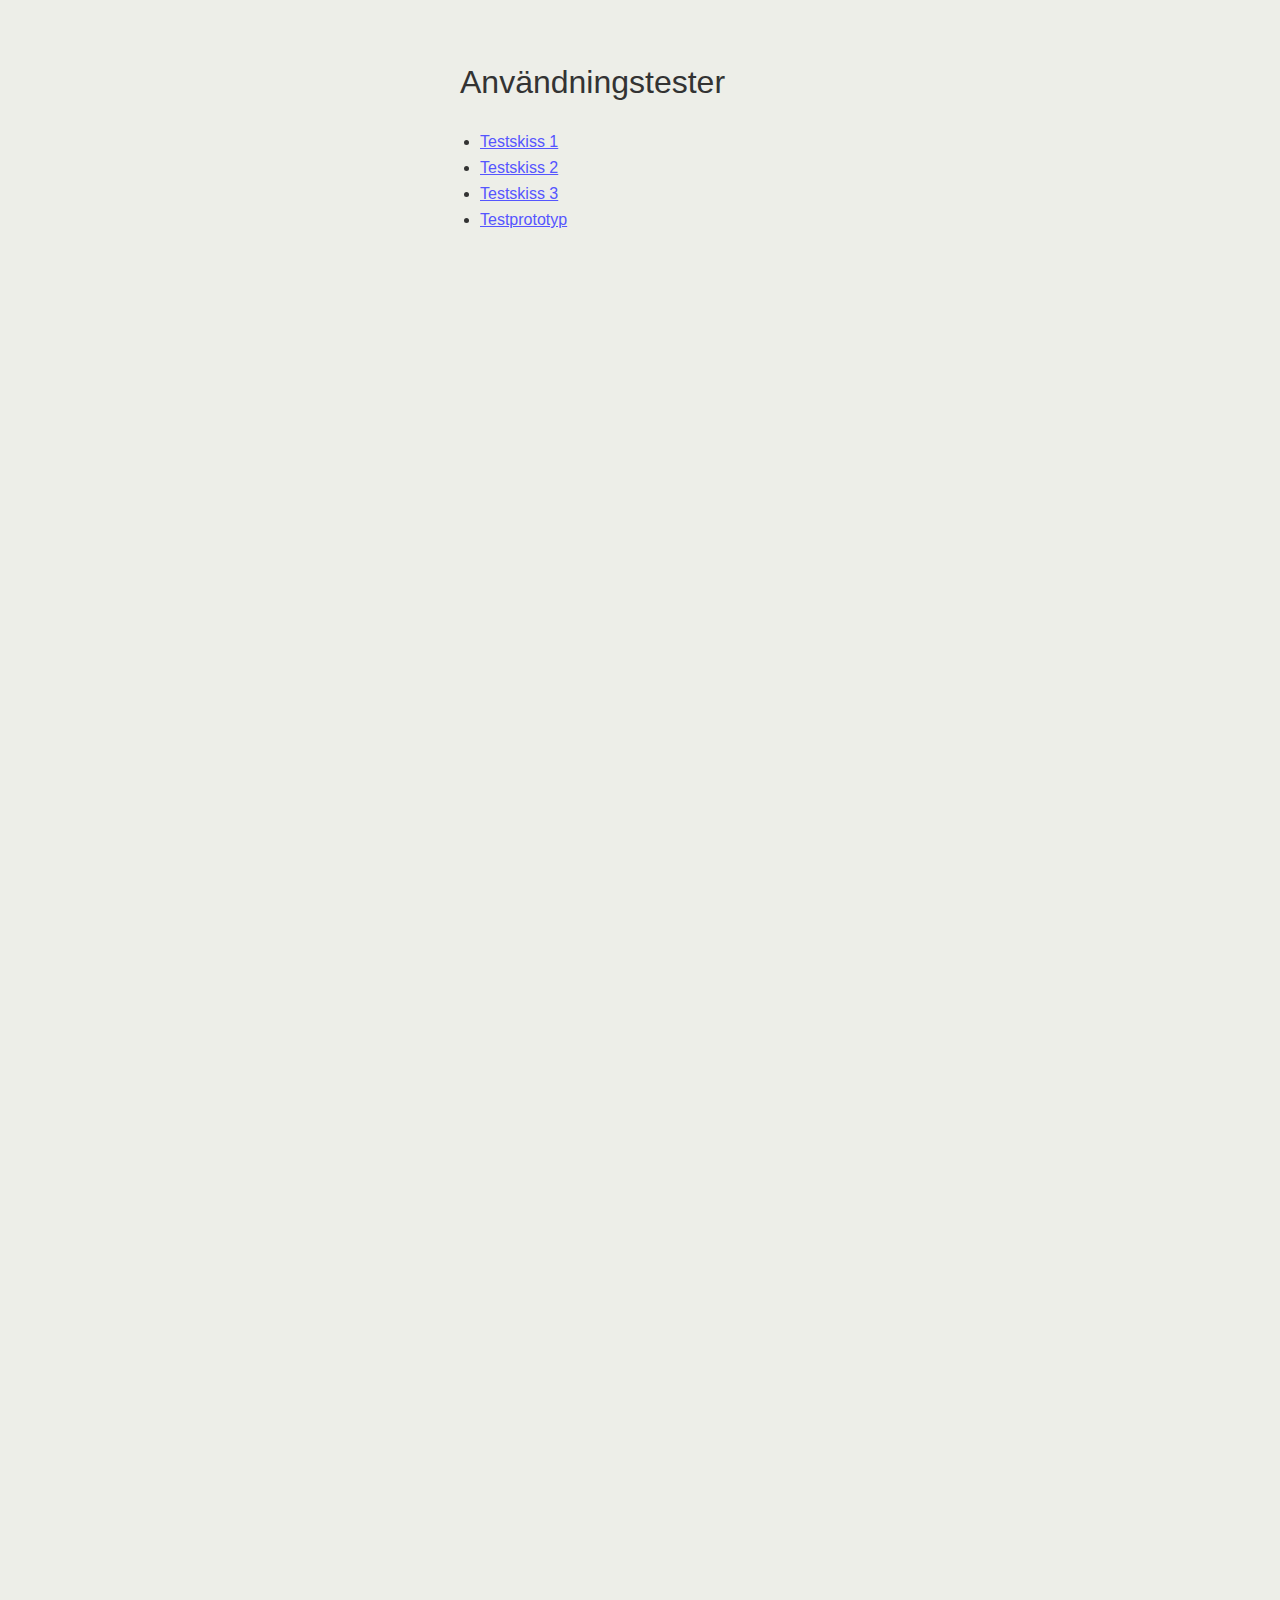
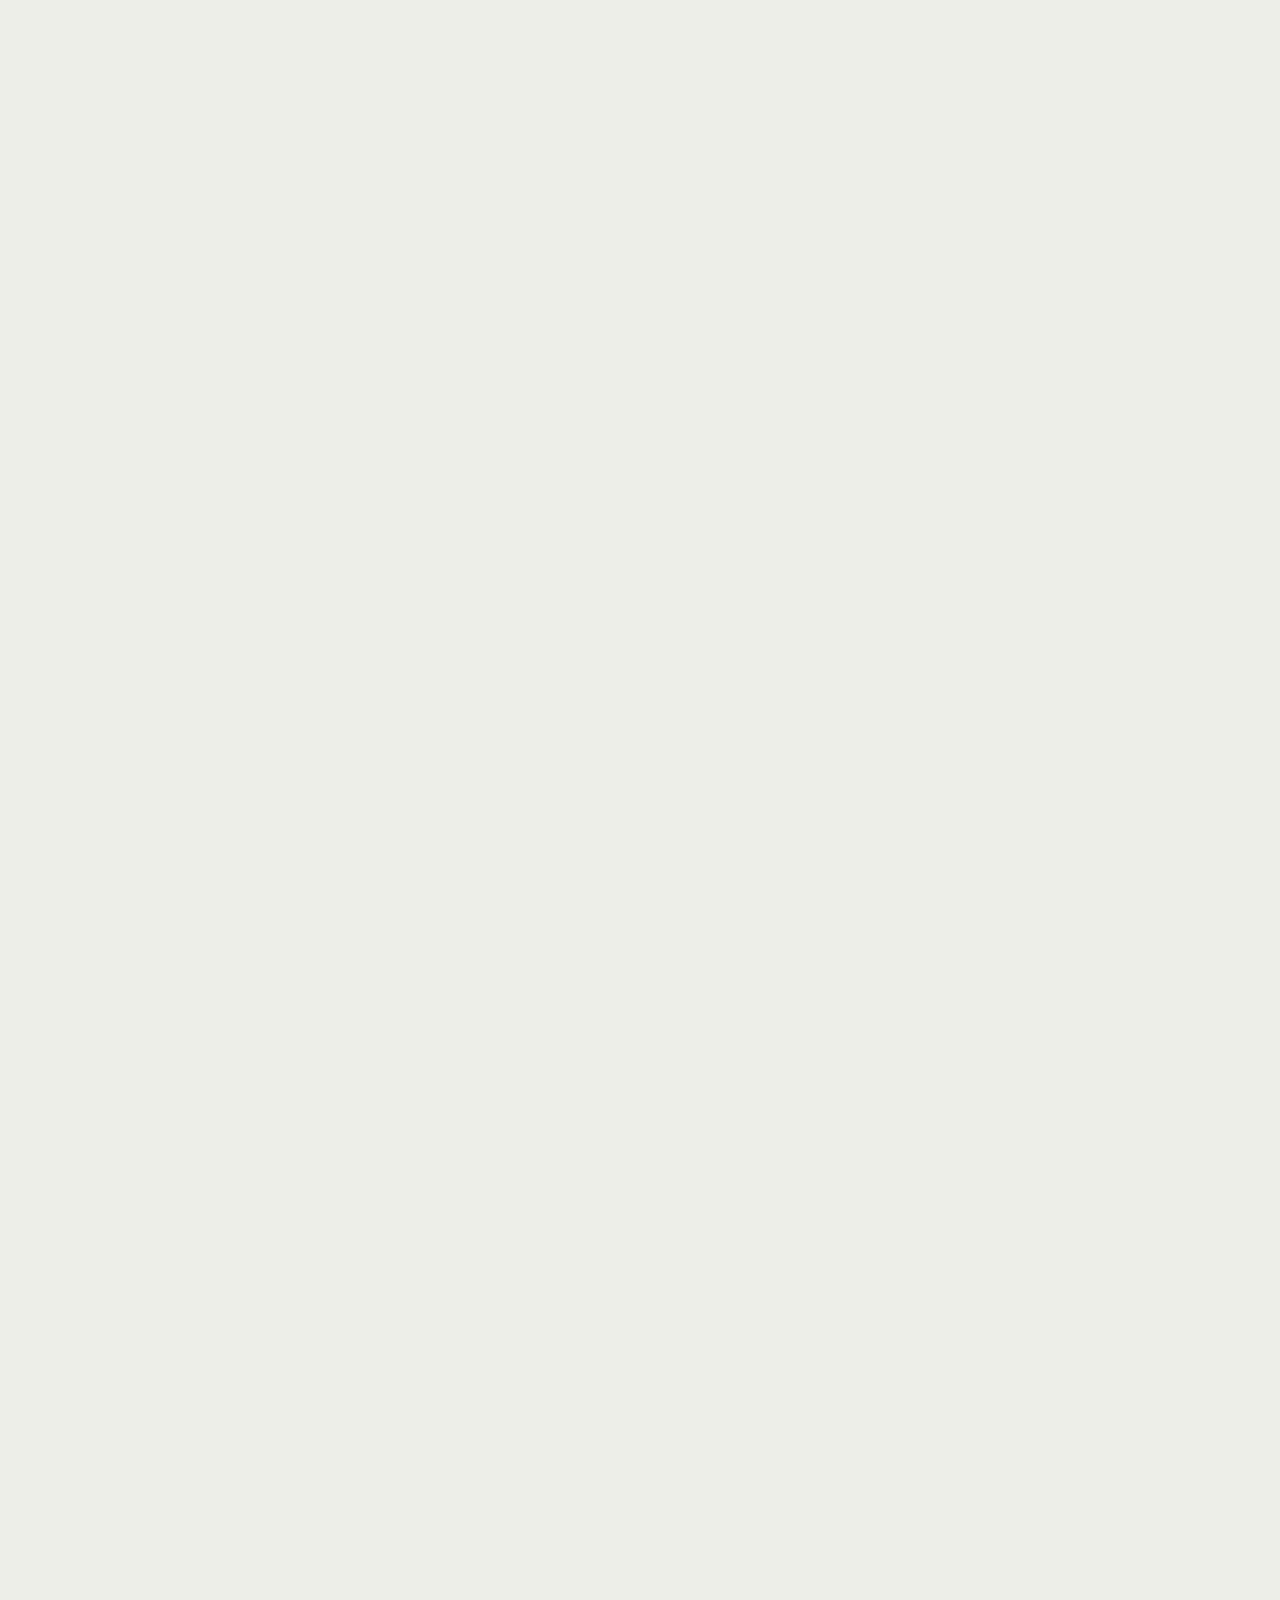
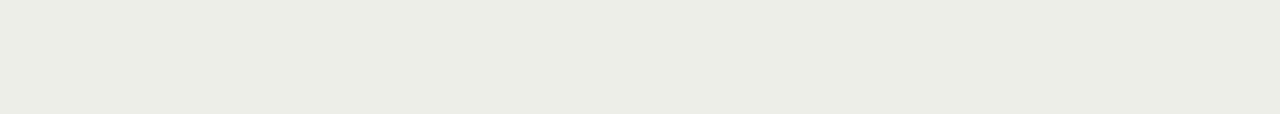
<file: proto/index.html>
<html>
<head>
		<meta charset="utf-8">
		<title>Användninstest</title>
		<meta name="viewport" content="width=device-width, initial-scale=1.0, minimum-scale=1">
		<link href="styles.css" rel="stylesheet">
</head>
<body class="index">
<h1>Användningstester</h1>
<ul>
	<li><a href="1.html">Testskiss 1</a>
	<li><a href="2.html">Testskiss 2</a>
	<li><a href="3.html">Testskiss 3</a>
	<li><a href="https://svt-render-prod.herokuapp.com/">Testprototyp</a>
</ul>

</body>
</html>
</file>
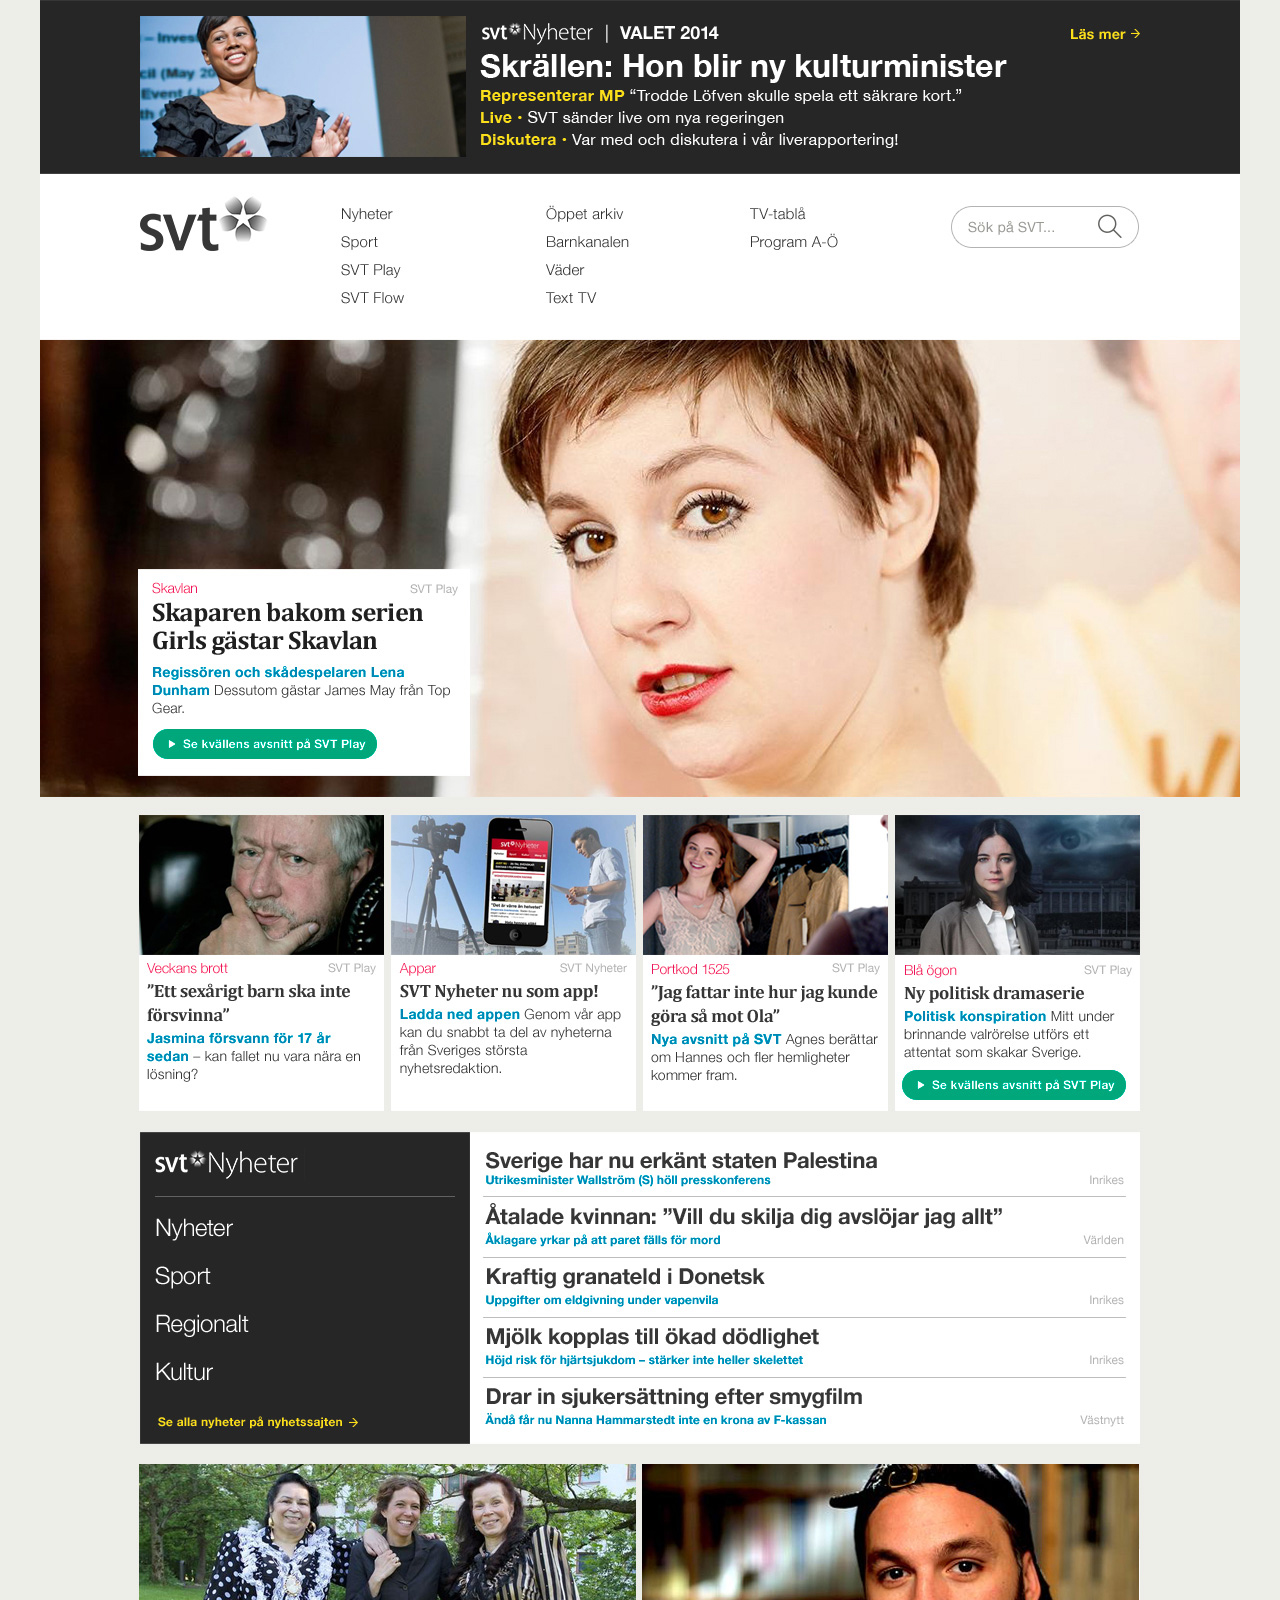
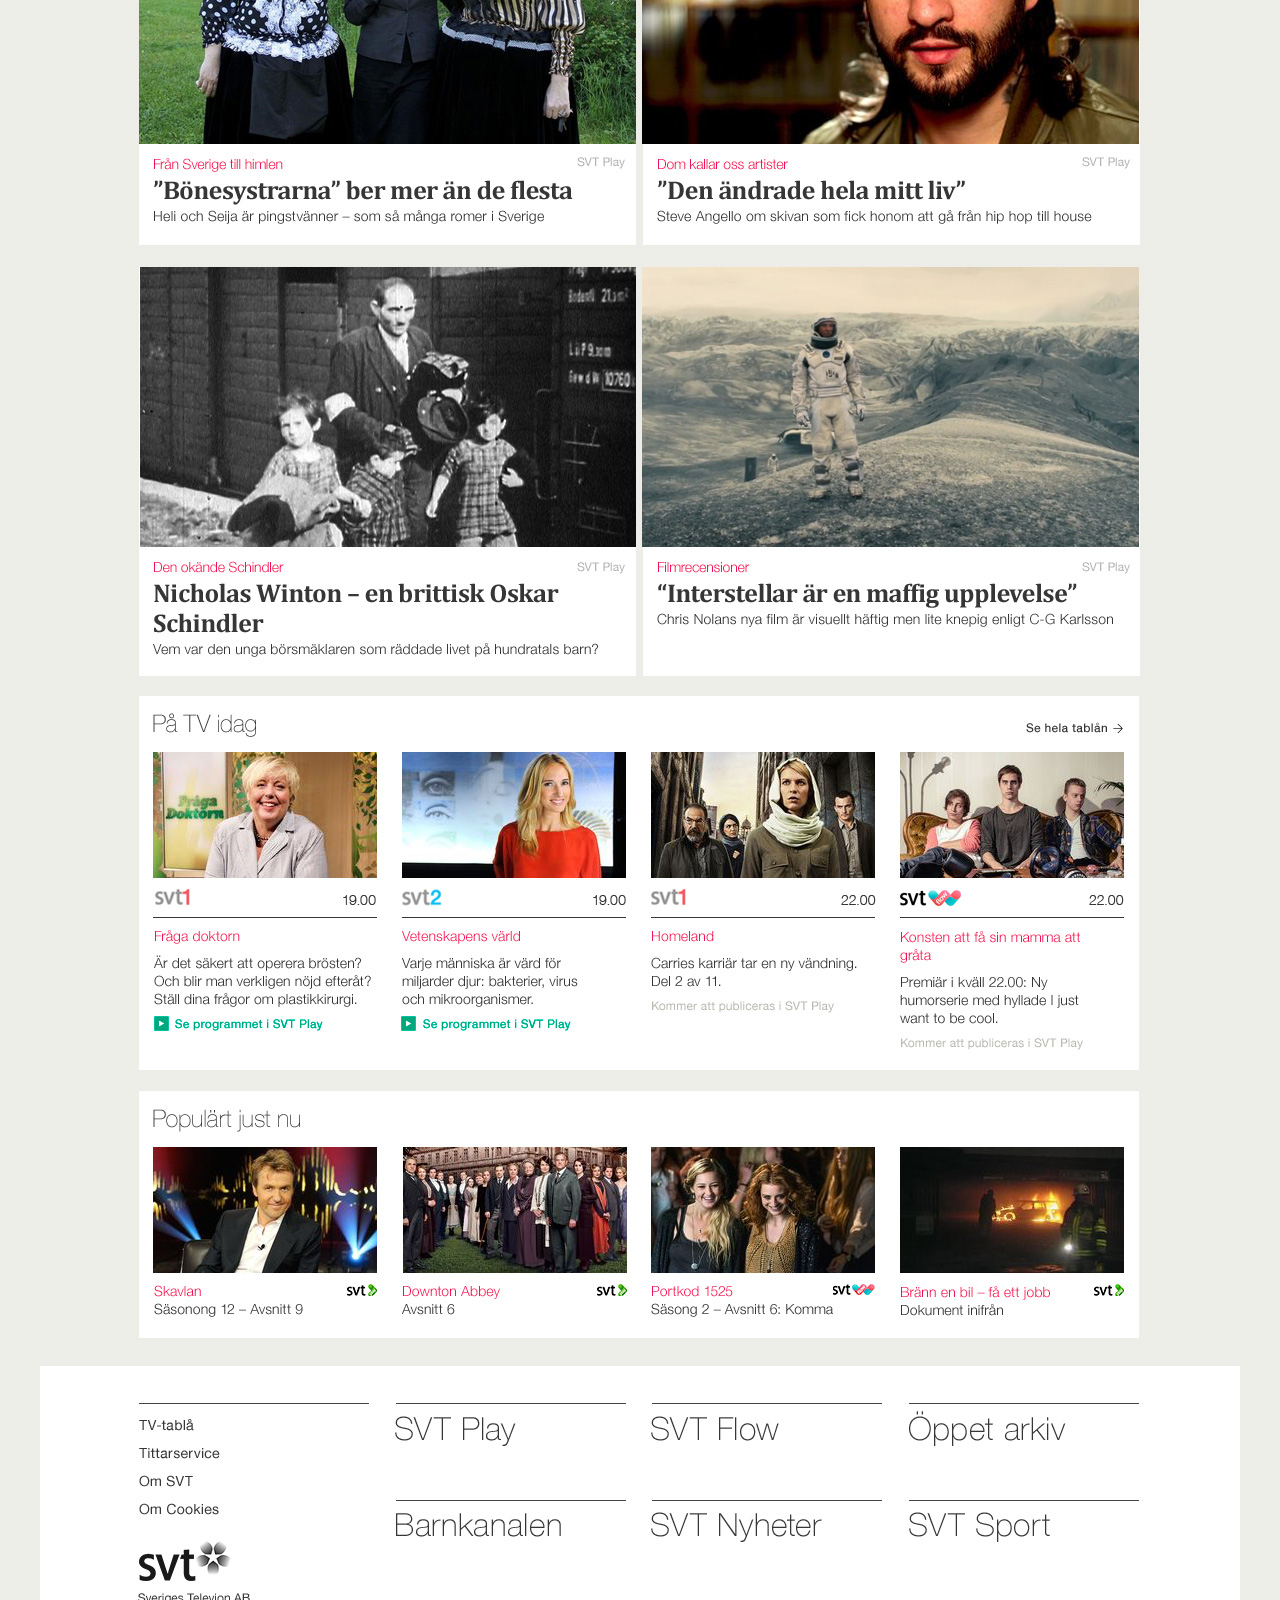
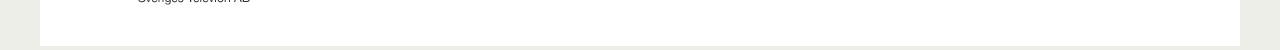
<file: proto/1.html>
<html>
<head>
		<meta charset="utf-8">
		<title>ONE - Användninstest</title>
		<meta name="viewport" content="width=device-width, initial-scale=1.0, minimum-scale=1">
		<link href="styles.css?d=11" rel="stylesheet">
</head>
<body class="one">


</body>
</html>
</file>
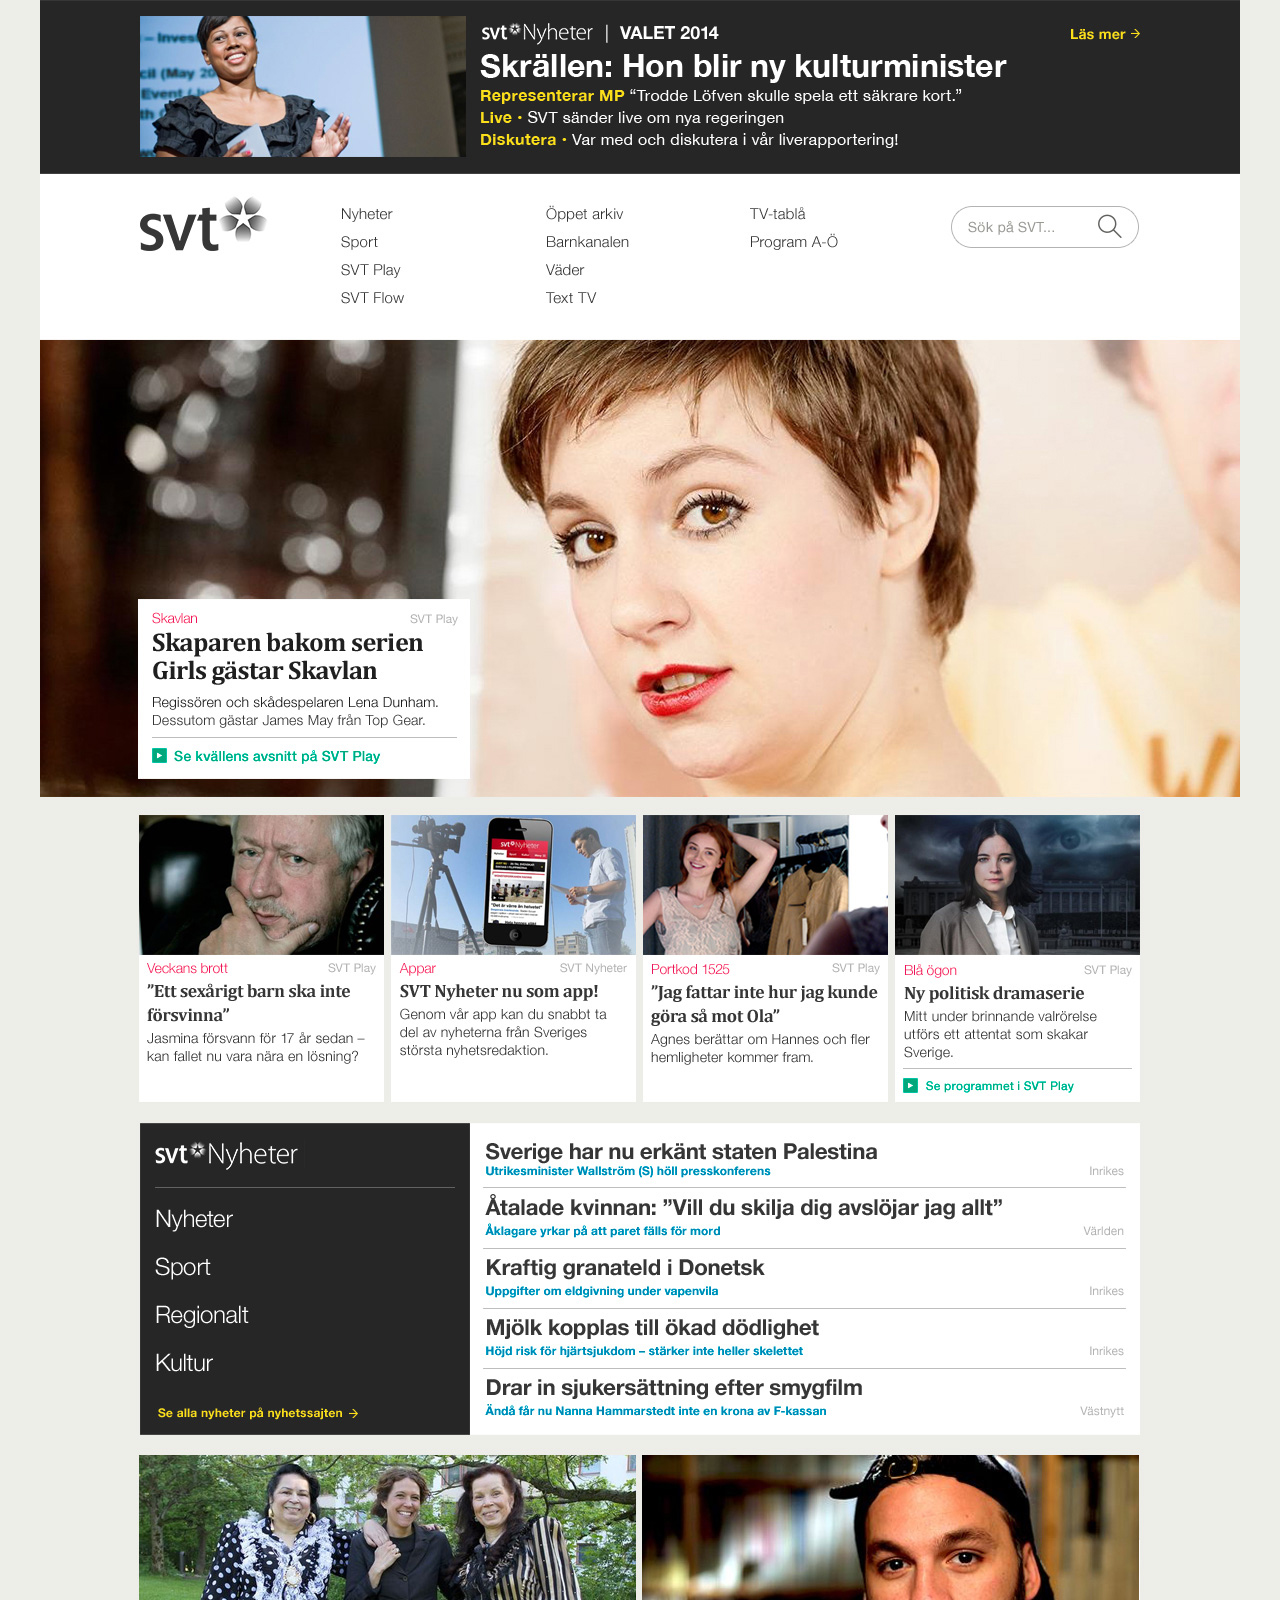
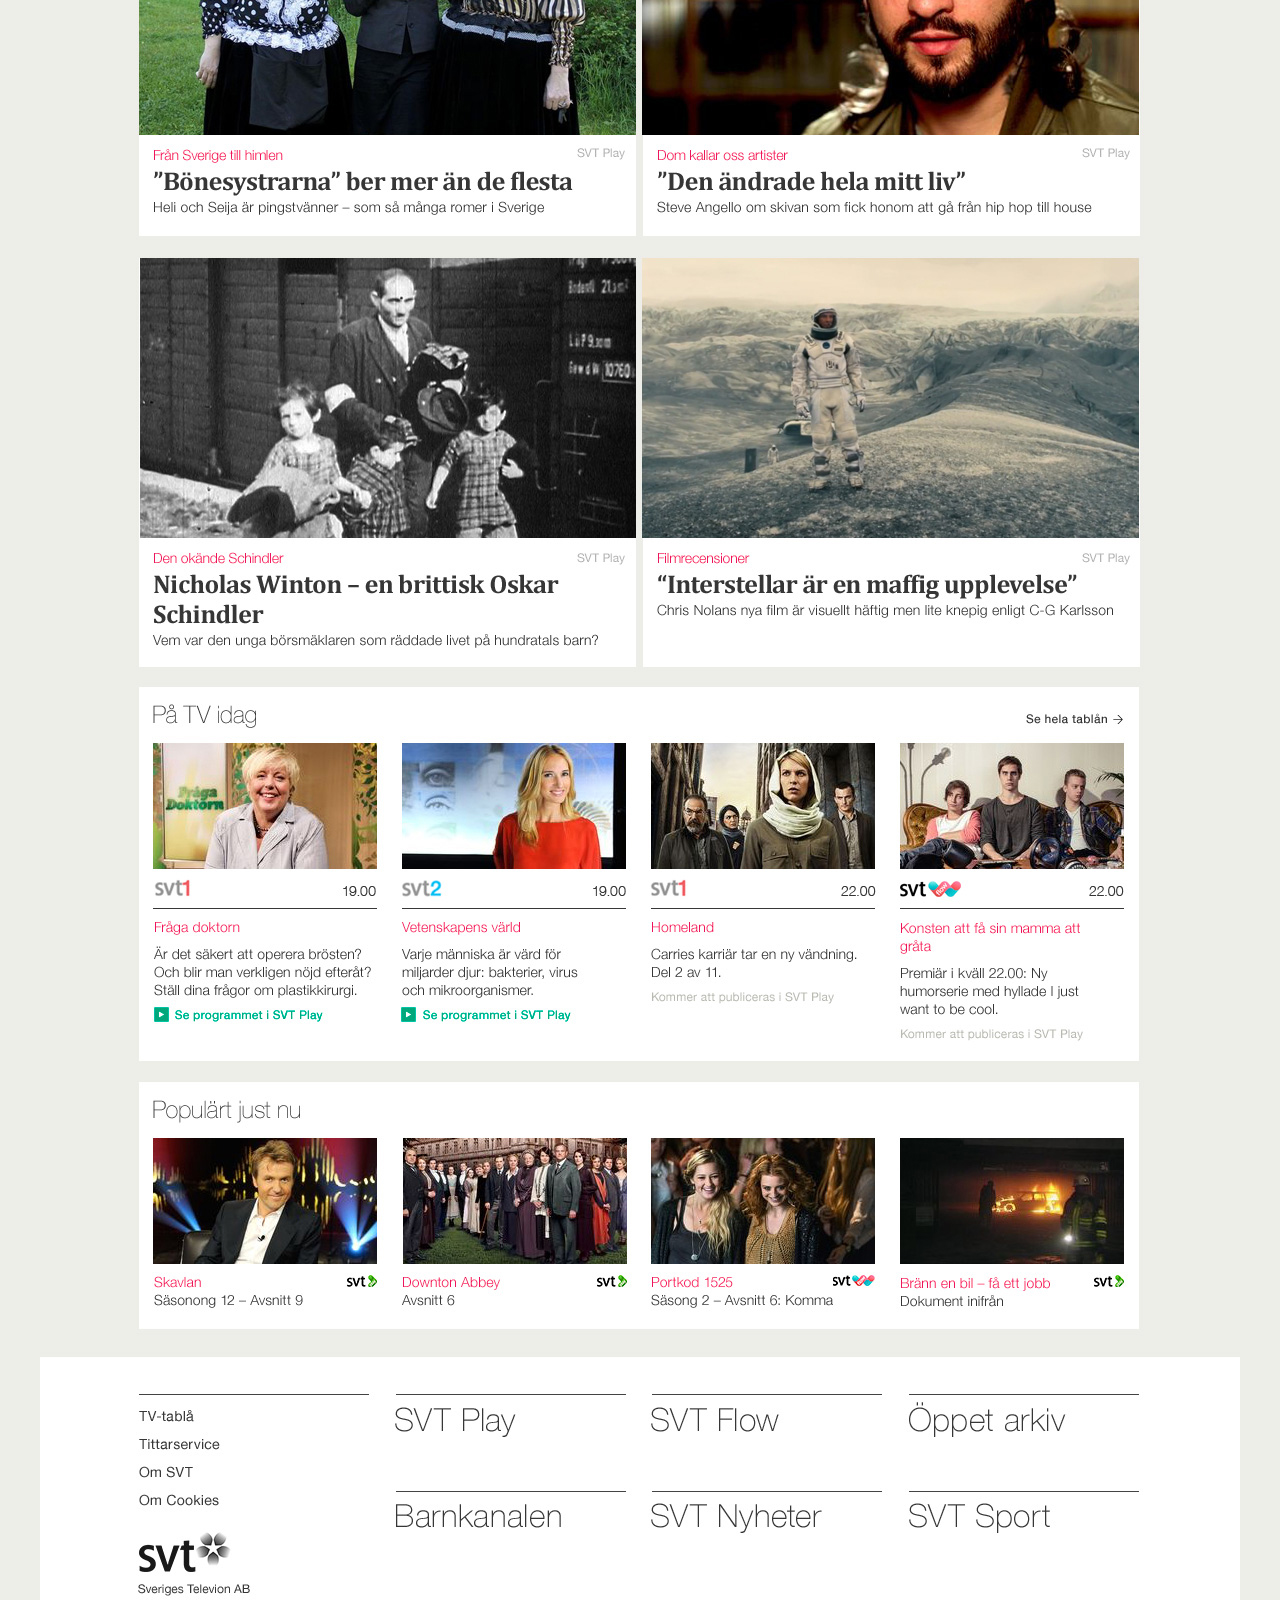
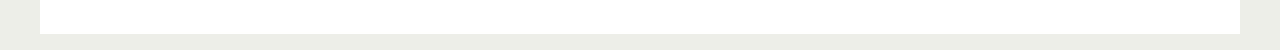
<file: proto/2.html>
<html>
<head>
		<meta charset="utf-8">
		<title>TWO - Användninstest</title>
		<meta name="viewport" content="width=device-width, initial-scale=1.0, minimum-scale=1">
		<link href="styles.css?d=11" rel="stylesheet">
</head>
<body class="two">


</body>
</html>
</file>
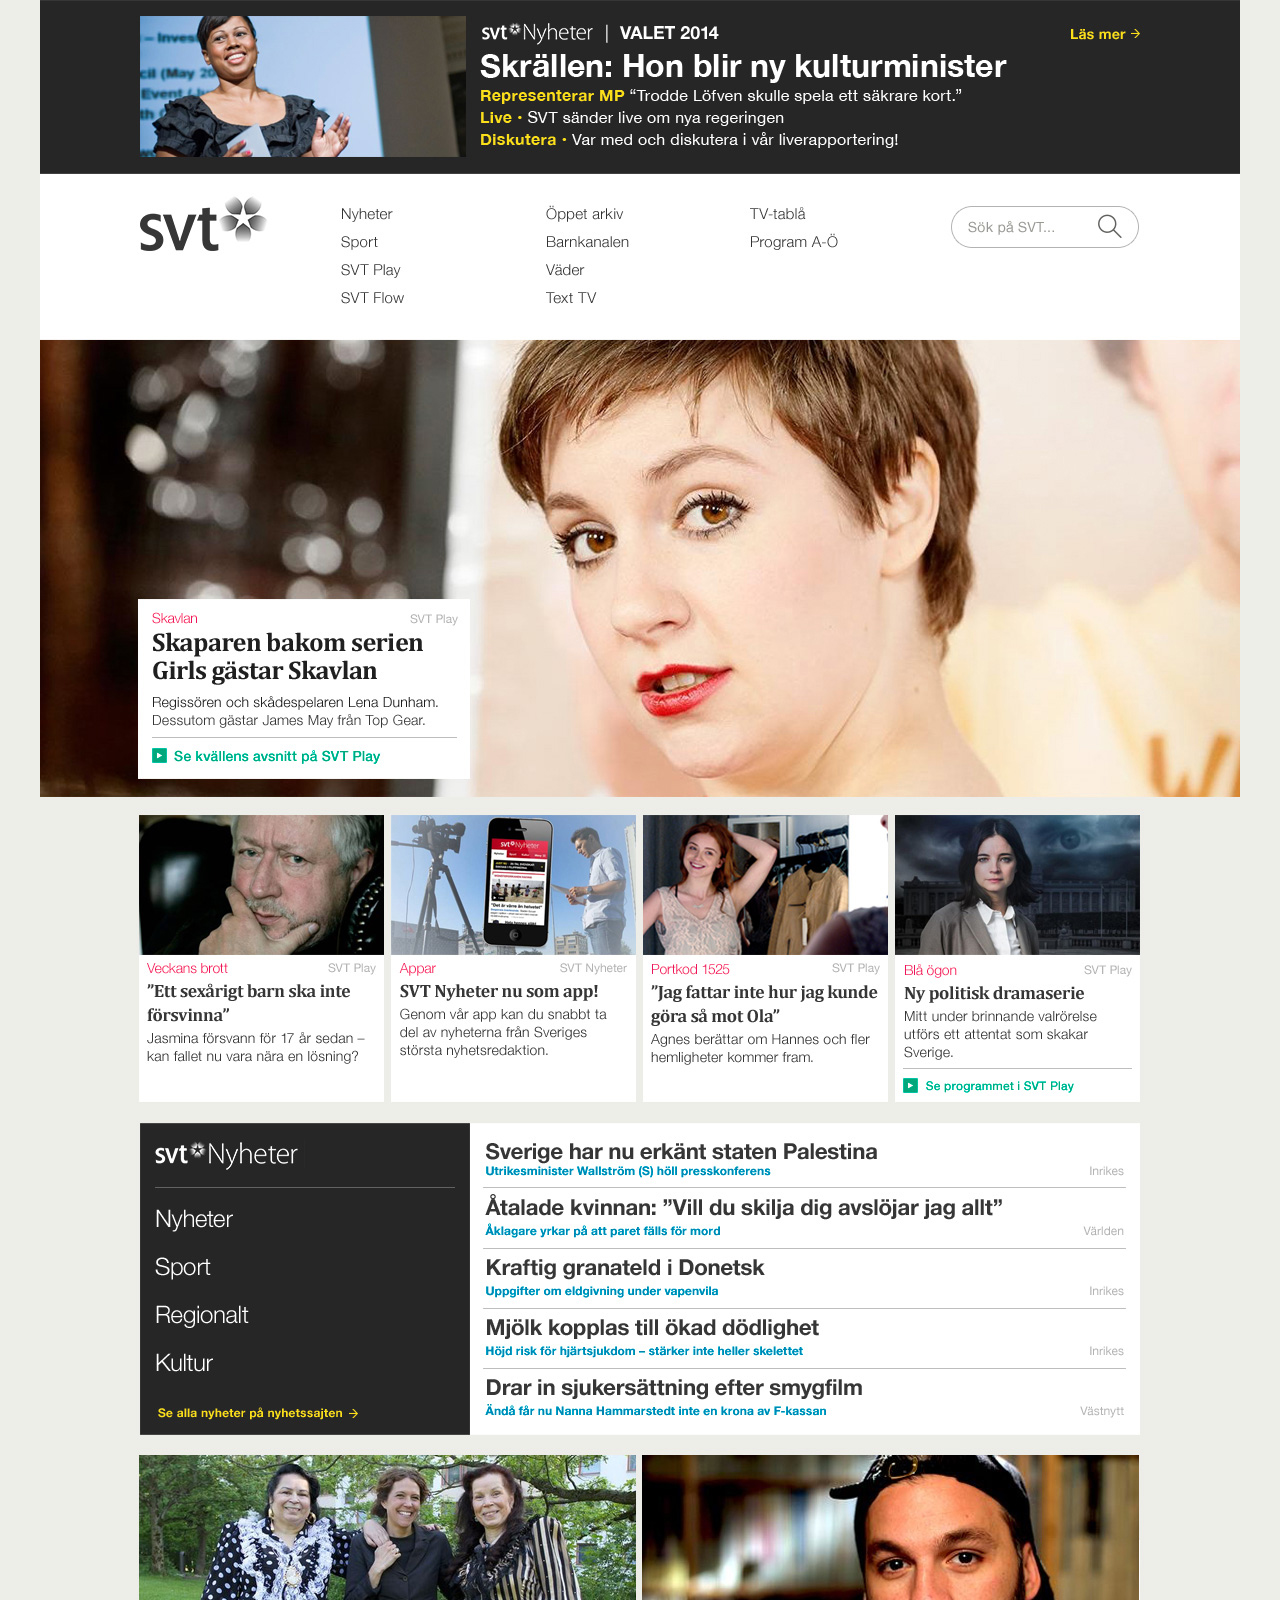
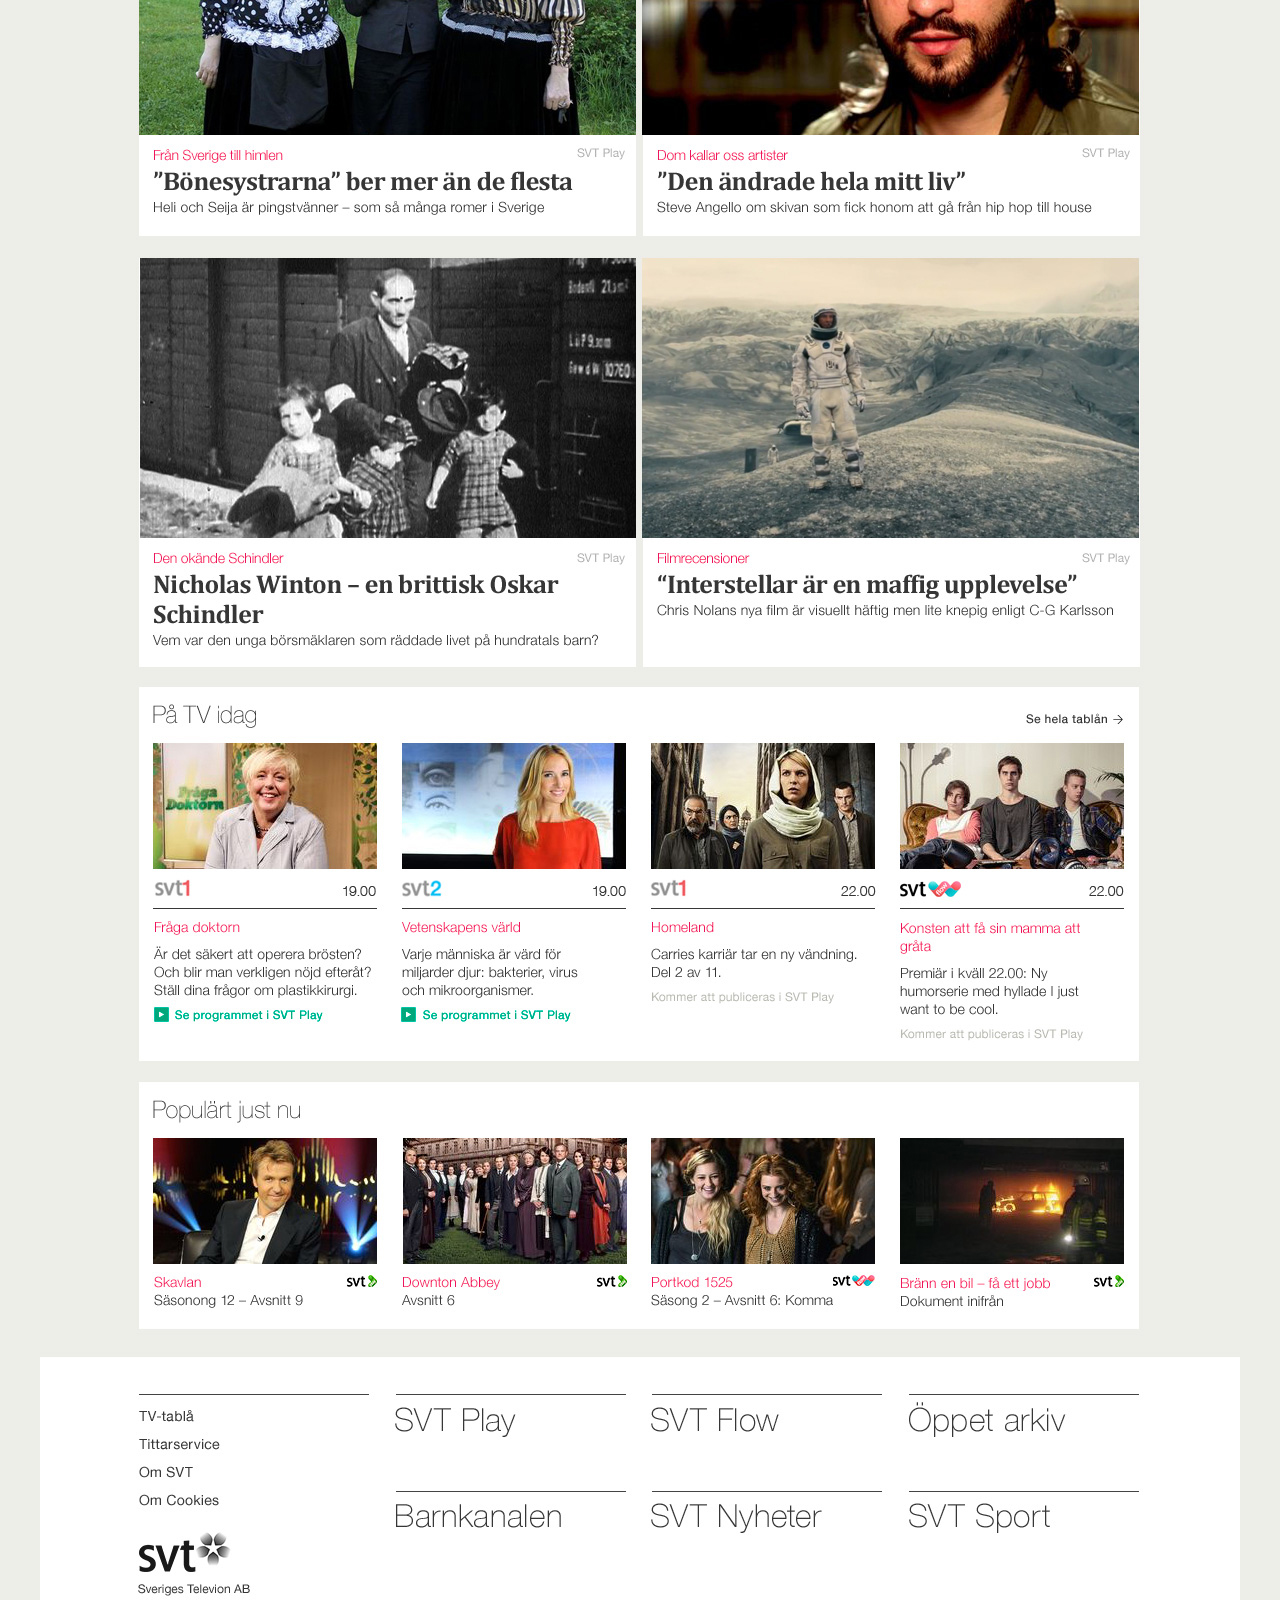
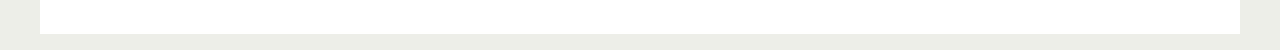
<file: proto/3.html>
<html>
<head>
		<meta charset="utf-8">
		<title>THREE - Användninstest</title>
		<meta name="viewport" content="width=device-width, initial-scale=1.0, minimum-scale=1">
		<link href="styles.css?d=11" rel="stylesheet">
</head>
<body class="three">


</body>
</html>
</file>
<file: proto/styles.css>
body {
	min-height: 3250px;
	width: 100%;
	margin: 0;
	padding: 0;
	background-color: #edeee8;
	background-position: top center;
	background-repeat: no-repeat;
	font-family: sans-serif;
	color: #333;
}
body.index {
	background-image: none;
}
body.one{
	background-image: url(b1.jpg);
}
body.two{
	background-image: url(b2.jpg);
}
body.three {
	background-image: url(b3.jpg);
}

a, a:visited {
	color: #55F;
}
h1 {
	font-weight: 100;
	width: 360px;
	margin: 2em auto 1em auto;
}
ul {
	width: 360px;
	margin: 1em auto;
}
li {
	margin-bottom: .5em;
}
</file>
